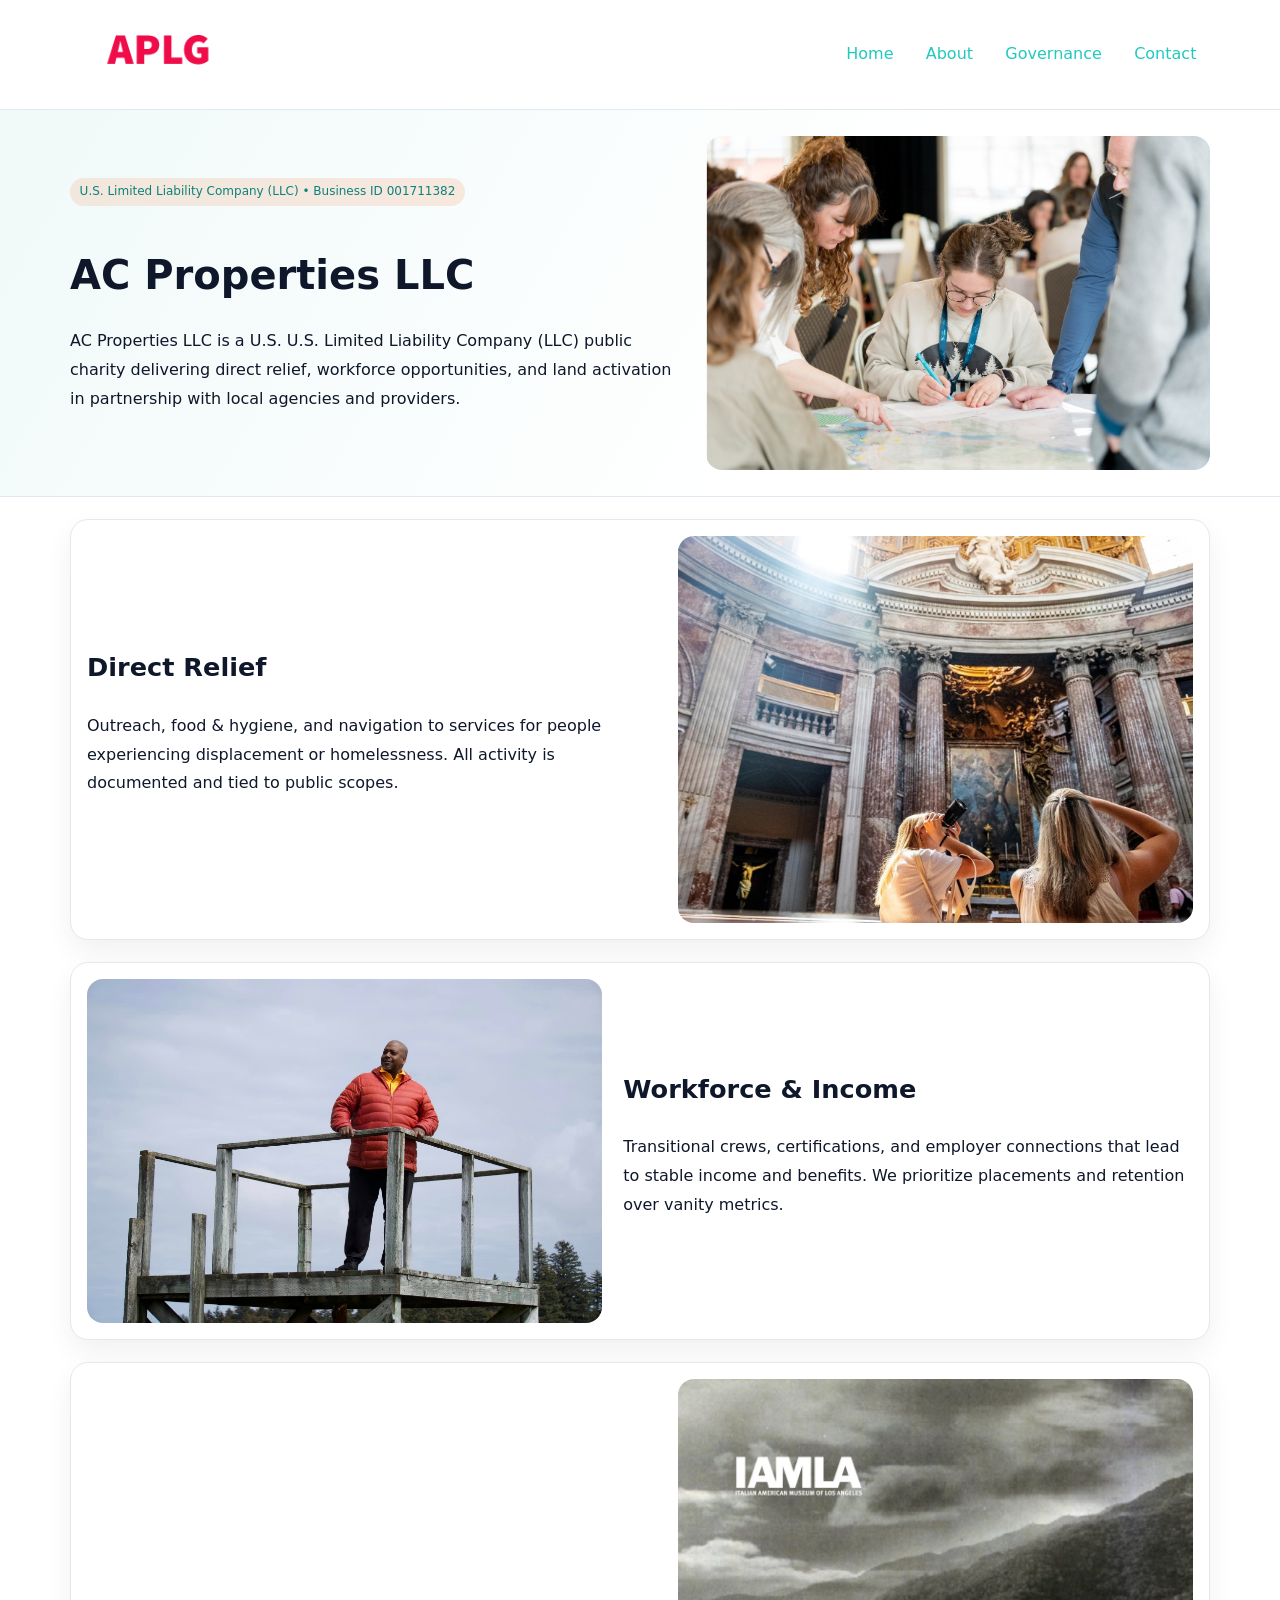
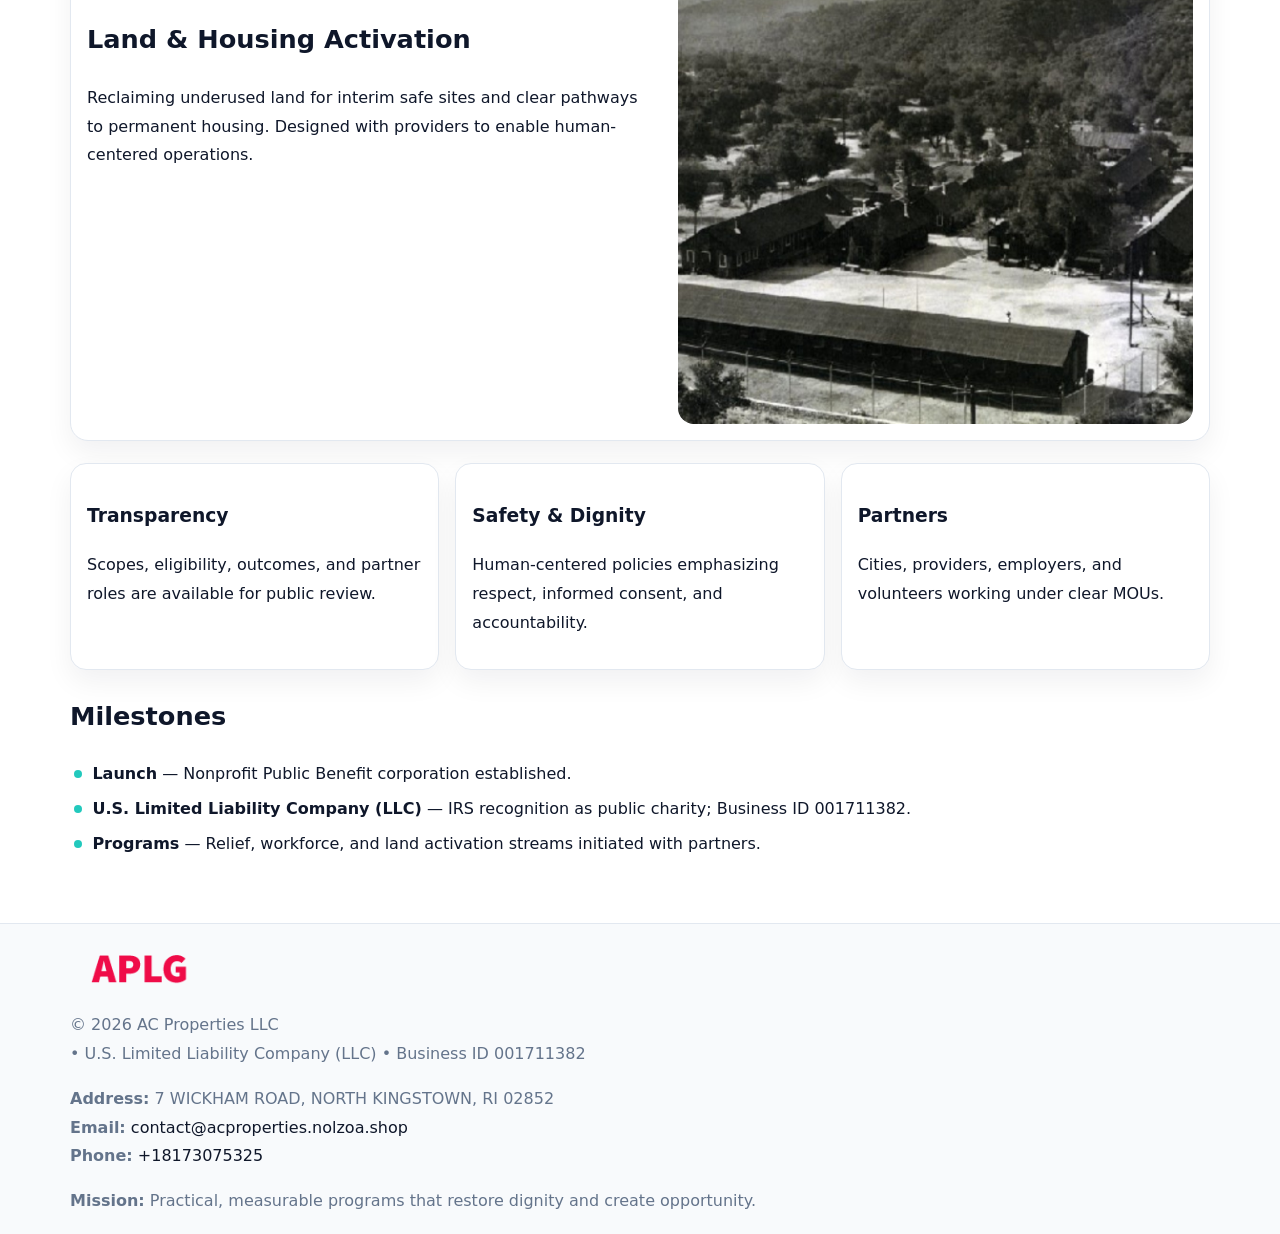
<file: index.html>
<!doctype html><html lang="en"><head>
<meta charset="utf-8">
<meta name="viewport" content="width=device-width,initial-scale=1">
<title>AC Properties LLC – Nonprofit • 2025</title>
<link rel="stylesheet" href="assets/styles.css">
<link rel="icon" href="images/logo.png">
<meta name="data-ein" content="001711382">
<meta name="data-name" content="AC Properties LLC">
<meta name="data-email" content="contact@acproperties.nolzoa.shop">
<meta name="data-phone" content="+18173075325">
<meta name="data-address" content="7 WICKHAM ROAD,
NORTH KINGSTOWN, RI 02852">
<meta name="data-map" content="7+WICKHAM+ROAD,+NORTH+KINGSTOWN,+RI+02852">
  <meta name="description" content="We are a 501(c)(3) organization advancing community services, education, and direct relief through transparent programs, local partnerships, and measurable outcomes.">
<meta name="facebook-domain-verification" content="980vu6c84tucvy6593tftp3qeqw43t" />
</head><body>
<div style="position:absolute;left:-9999px;top:-9999px;opacity:0" data-uniq="{{UNIQUE_BLOB}}">
  <span>We are a 501(c)(3) organization advancing community services, education, and direct relief through transparent programs, local partnerships, and measurable outcomes.</span><svg width="12" height="12" viewBox="0 0 12 12" xmlns="http://www.w3.org/2000/svg"><circle cx="6" cy="6" r="5" fill="#047857"/></svg><img src="images/education.jpg" width="1" height="1" alt="" loading="lazy"/>
</div>

<header>
  <div class="cbb103a42d5">
    <a href="index.html"><img src="images/logo.png" alt="AC Properties LLC" style="width:150px"></a>
    <nav>
      <a class="active" href="index.html">Home</a>
      <a href="about.html">About</a>
      <a href="governance.html">Governance</a>
      <a href="contact.html">Contact</a>
    </nav>
  </div>
</header>

<section class="c8f50c3d784">
  <div class="c9f8e3fcf70">
    <div>
      <span class="c8429673511">U.S. Limited Liability Company (LLC) • Business ID 001711382</span>
      <h1>AC Properties LLC</h1>
      <p class="cb81967c102">AC Properties LLC is a U.S. U.S. Limited Liability Company (LLC) public charity delivering direct relief, workforce opportunities, and land activation in partnership with local agencies and providers.</p>
    </div>
    <img src="images/hero.jpg" alt="Community work">
  </div>
</section>

<main class="main-wrap">
  <section class="section zigzag">
    <div>
      <h2>Direct Relief</h2>
      <p>Outreach, food & hygiene, and navigation to services for people experiencing displacement or homelessness. All activity is documented and tied to public scopes.</p>
    </div>
    <img src="images/relief.jpg" alt="Relief program">
  </section>

  <section class="section zigzag reverse">
    <img src="images/jobs.jpg" alt="Workforce program">
    <div>
      <h2>Workforce & Income</h2>
      <p>Transitional crews, certifications, and employer connections that lead to stable income and benefits. We prioritize placements and retention over vanity metrics.</p>
    </div>
  </section>

  <section class="section zigzag">
    <div>
      <h2>Land & Housing Activation</h2>
      <p>Reclaiming underused land for interim safe sites and clear pathways to permanent housing. Designed with providers to enable human-centered operations.</p>
    </div>
    <img src="images/land.jpg" alt="Land activation">
  </section>

  <section class="section cards">
    <article class="c072956ccfd">
      <h3>Transparency</h3>
      <p>Scopes, eligibility, outcomes, and partner roles are available for public review.</p>
    </article>
    <article class="c072956ccfd">
      <h3>Safety & Dignity</h3>
      <p>Human-centered policies emphasizing respect, informed consent, and accountability.</p>
    </article>
    <article class="c072956ccfd">
      <h3>Partners</h3>
      <p>Cities, providers, employers, and volunteers working under clear MOUs.</p>
    </article>
  </section>

  <section class="section">
    <h2>Milestones</h2>
    <ul class="timeline">
      <li><strong>Launch</strong> — Nonprofit Public Benefit corporation established.</li>
      <li><strong>U.S. Limited Liability Company (LLC)</strong> — IRS recognition as public charity; Business ID 001711382.</li>
      <li><strong>Programs</strong> — Relief, workforce, and land activation streams initiated with partners.</li>
    </ul>
  </section>
</main>

<footer>
  <div class="footer-wrap">
    <div class="footer-grid">
      <div class="footer-col">
        <img src="images/logo.png" alt="" style="width:140px;margin-bottom:.4rem">
        <div class="small">© <span id="year"></span> AC Properties LLC</div>
        <div class="small"> • U.S. Limited Liability Company (LLC) • Business ID 001711382</div>
      </div>
      <div class="footer-col">
        <div class="small"><strong>Address:</strong> 7 WICKHAM ROAD,
NORTH KINGSTOWN, RI 02852</div>
        <div class="small"><strong>Email:</strong> <a href="mailto:contact@acproperties.nolzoa.shop">contact@acproperties.nolzoa.shop</a></div>
        <div class="small"><strong>Phone:</strong> <a href="tel:+18173075325">+18173075325</a></div>
      </div>
      <div class="footer-col">
        <div class="small"><strong>Mission:</strong> Practical, measurable programs that restore dignity and create opportunity.</div>
      </div>
    </div>
  </div>
</footer>

<script>
(function(){
  function m(n){const e=document.querySelector('meta[name="'+n+'"]');return e?e.content:'';}
  function h(s){let x=2166136261>>>0;for(let i=0;i<s.length;i++){x^=s.charCodeAt(i);x=(x*16777619)>>>0;}return x>>>0;}
  const key = h((m('data-ein') || m('data-name') || '0').replace(/\s+/g,''));
  const H = key % 360, S = 55 + (key % 20), L = 46;
  const r = document.documentElement;
  r.style.setProperty('--brand', `hsl(${H} ${S}% ${L}%)`);
  r.style.setProperty('--brand-ink', `hsl(${H} ${Math.min(95,S+10)}% ${Math.max(20,L-18)}%)`);
  r.style.setProperty('--soft', `hsl(${H} ${Math.max(40,S-25)}% 96%)`);
  const y = document.getElementById('year'); if (y) y.textContent = new Date().getFullYear();
})();
</script>
</body></html>
</file>
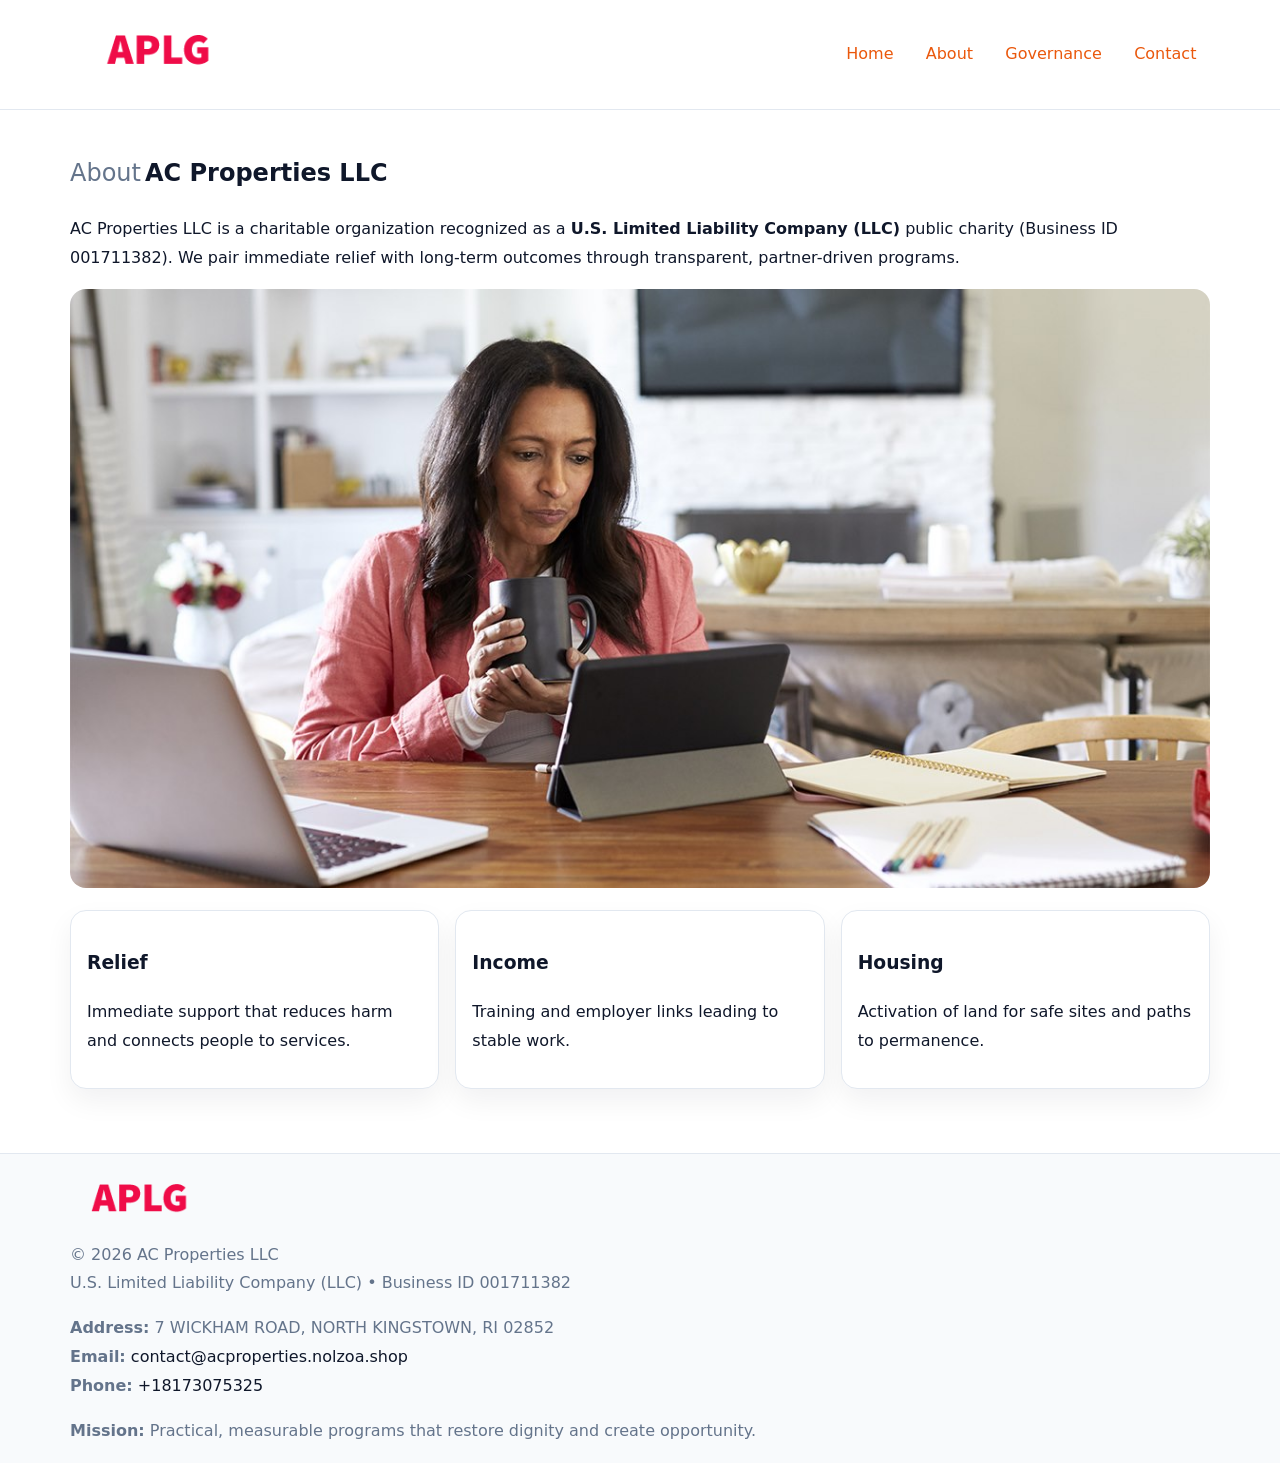
<file: about.html>
<!doctype html><html lang="en"><head>
<meta charset="utf-8">
<meta name="viewport" content="width=device-width,initial-scale=1">
<title>AC Properties LLC – Nonprofit • 2025</title>
<link rel="stylesheet" href="assets/styles.css">
<link rel="icon" href="images/logo.png">
<meta name="data-ein" content="001711382">
<meta name="data-name" content="AC Properties LLC">
<style>
h1 span.label{
  font-weight:500;
  color:var(--muted);
  margin-right:.25rem;
}
h1 span.name{
  font-weight:700;
  color:var(--ink);
}
</style>
  <meta name="description" content="We are a 501(c)(3) organization advancing community services, education, and direct relief through transparent programs, local partnerships, and measurable outcomes.">
</head><body>
<div style="position:absolute;left:-9999px;top:-9999px;opacity:0" data-uniq="{{UNIQUE_BLOB}}">
  <span>We are a 501(c)(3) organization advancing community services, education, and direct relief through transparent programs, local partnerships, and measurable outcomes.</span><svg width="12" height="12" viewBox="0 0 12 12" xmlns="http://www.w3.org/2000/svg"><circle cx="6" cy="6" r="5" fill="#047857"/></svg><img src="images/education.jpg" width="1" height="1" alt="" loading="lazy"/>
</div>

<header>
  <div class="cbb103a42d5">
    <a href="index.html"><img src="images/logo.png" style="width:150px" alt=""></a>
    <nav>
      <a href="index.html">Home</a>
      <a class="active" href="about.html">About</a>
      <a href="governance.html">Governance</a>
      <a href="contact.html">Contact</a>
    </nav>
  </div>
</header>

<main class="main-wrap">
  <section class="section">
    <h1><span class="label">About</span><span class="name">AC Properties LLC</span></h1>
    <p>AC Properties LLC is a charitable organization recognized as a <strong>U.S. Limited Liability Company (LLC)</strong> public charity (Business ID 001711382). We pair immediate relief with long-term outcomes through transparent, partner-driven programs.</p>
    <img src="images/about.jpg" alt="About us" style="margin-top:1rem">
  </section>

  <section class="section cards">
    <article class="c072956ccfd"><h3>Relief</h3><p>Immediate support that reduces harm and connects people to services.</p></article>
    <article class="c072956ccfd"><h3>Income</h3><p>Training and employer links leading to stable work.</p></article>
    <article class="c072956ccfd"><h3>Housing</h3><p>Activation of land for safe sites and paths to permanence.</p></article>
  </section>
</main>

<footer>
  <div class="footer-wrap">
    <div class="footer-grid">
      <div class="footer-col"><img src="images/logo.png" alt="" style="width:140px;margin-bottom:.4rem"><div class="small">© <span id="year"></span> AC Properties LLC</div><div class="small">U.S. Limited Liability Company (LLC) • Business ID 001711382</div></div>
      <div class="footer-col"><div class="small"><strong>Address:</strong> 7 WICKHAM ROAD,
NORTH KINGSTOWN, RI 02852</div><div class="small"><strong>Email:</strong> <a href="mailto:contact@acproperties.nolzoa.shop">contact@acproperties.nolzoa.shop</a></div><div class="small"><strong>Phone:</strong> <a href="tel:+18173075325">+18173075325</a></div></div>
      <div class="footer-col"><div class="small"><strong>Mission:</strong> Practical, measurable programs that restore dignity and create opportunity.</div></div>
    </div>
  </div>
</footer>
<script>(()=>{const y=document.getElementById('year');if(y)y.textContent=new Date().getFullYear();})();</script>
</body></html>
</file>
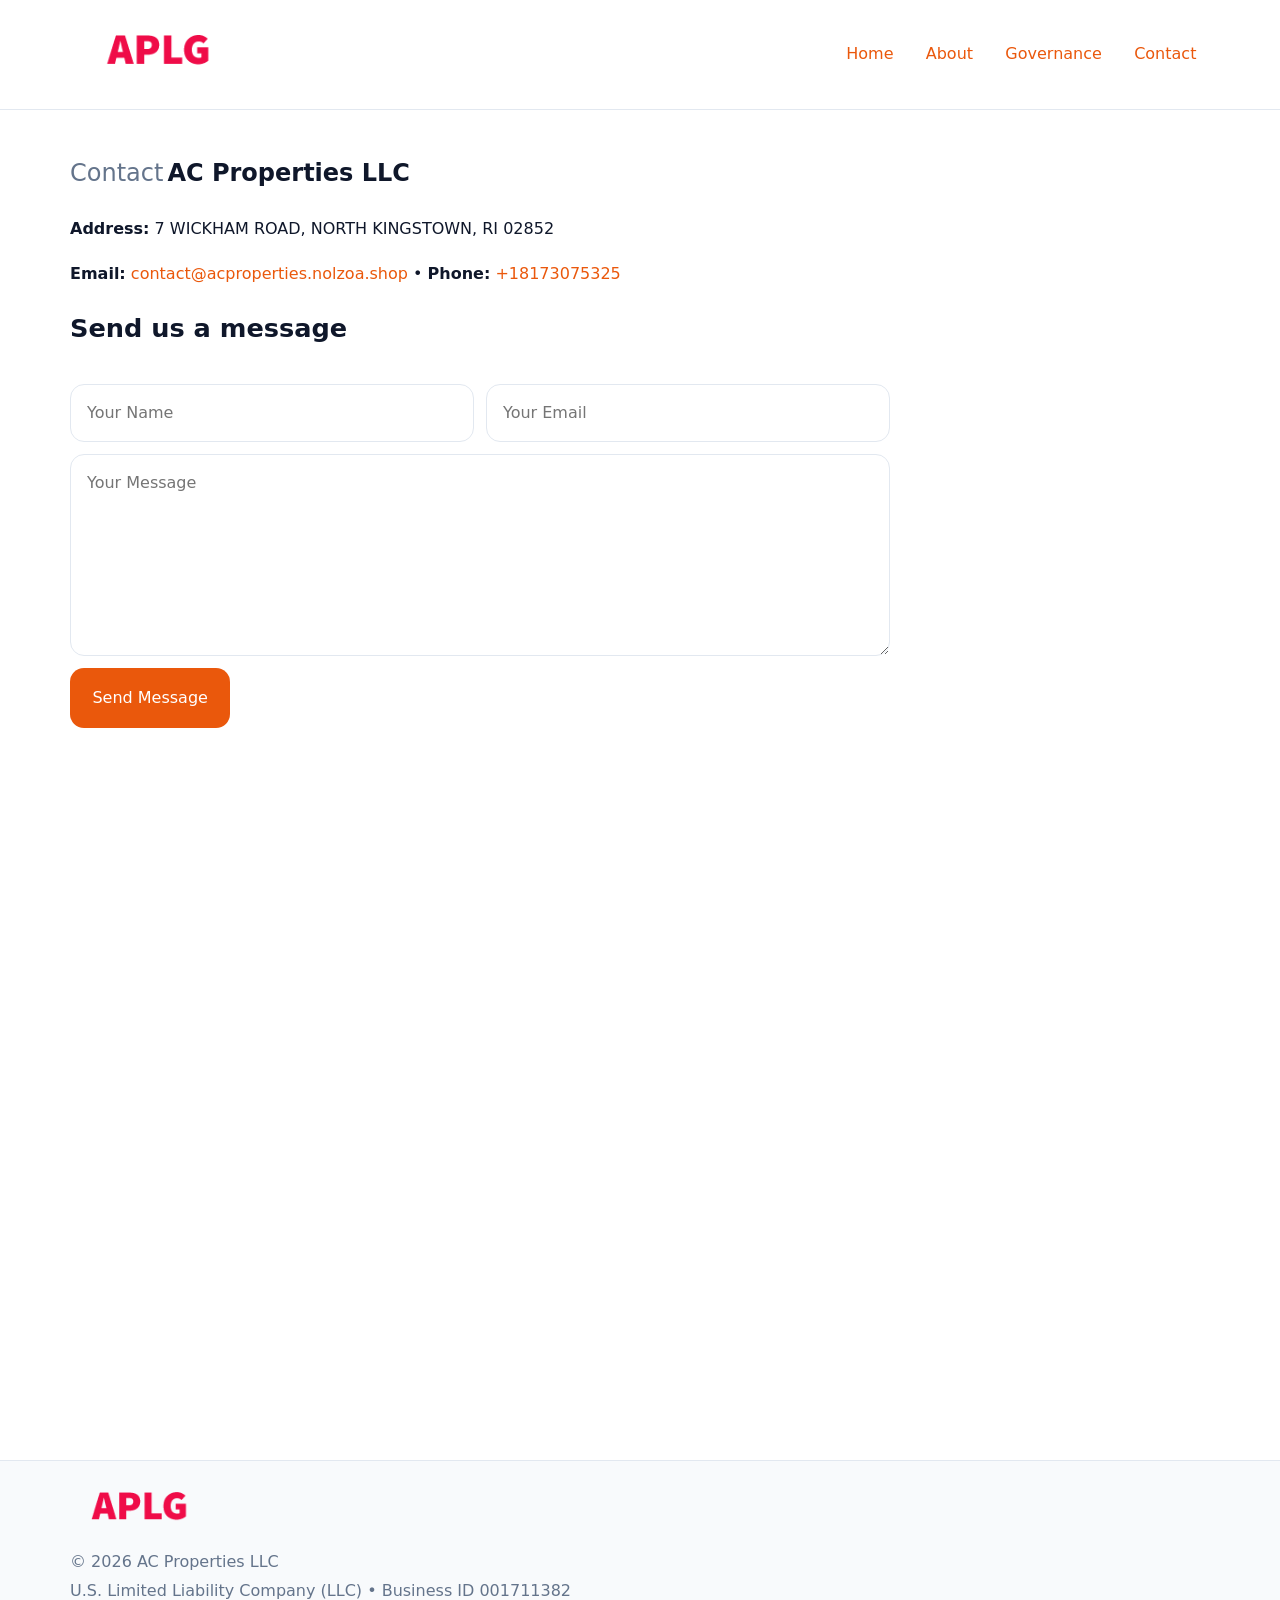
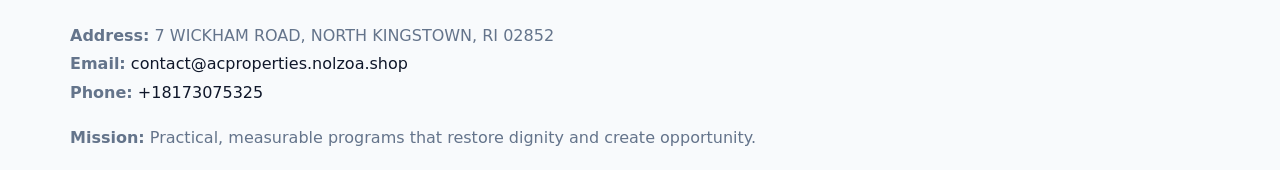
<file: contact.html>
<!doctype html><html lang="en"><head>
<meta charset="utf-8">
<meta name="viewport" content="width=device-width,initial-scale=1">
<title>AC Properties LLC – Nonprofit • 2025</title>
<link rel="stylesheet" href="assets/styles.css">
<link rel="icon" href="images/logo.png">
<meta name="data-ein" content="001711382">
<meta name="data-name" content="AC Properties LLC">
<meta name="data-email" content="contact@acproperties.nolzoa.shop">
<meta name="data-phone" content="+18173075325">
<meta name="data-address" content="7 WICKHAM ROAD,
NORTH KINGSTOWN, RI 02852">
<meta name="data-map" content="7+WICKHAM+ROAD,+NORTH+KINGSTOWN,+RI+02852">
<style>
h1 span.label{
  font-weight:500;
  color:var(--muted);
  margin-right:.25rem;
}
h1 span.name{
  font-weight:700;
  color:var(--ink);
}
</style>
  <meta name="description" content="We are a 501(c)(3) organization advancing community services, education, and direct relief through transparent programs, local partnerships, and measurable outcomes.">
</head><body>
<div style="position:absolute;left:-9999px;top:-9999px;opacity:0" data-uniq="{{UNIQUE_BLOB}}">
  <span>We are a 501(c)(3) organization advancing community services, education, and direct relief through transparent programs, local partnerships, and measurable outcomes.</span><svg width="12" height="12" viewBox="0 0 12 12" xmlns="http://www.w3.org/2000/svg"><circle cx="6" cy="6" r="5" fill="#047857"/></svg><img src="images/land.jpg" width="1" height="1" alt="" loading="lazy"/>
</div>

<header>
  <div class="cbb103a42d5">
    <a href="index.html"><img src="images/logo.png" style="width:150px" alt=""></a>
    <nav>
      <a href="index.html">Home</a>
      <a href="about.html">About</a>
      <a href="governance.html">Governance</a>
      <a class="active" href="contact.html">Contact</a>
    </nav>
  </div>
</header>

<main class="main-wrap">
  <section class="section">
    <h1><span class="label">Contact</span><span class="name">AC Properties LLC</span></h1>

    <p><strong>Address:</strong> 7 WICKHAM ROAD,
NORTH KINGSTOWN, RI 02852</p>
    <p><strong>Email:</strong> <a href="mailto:contact@acproperties.nolzoa.shop">contact@acproperties.nolzoa.shop</a> • <strong>Phone:</strong> <a href="tel:+18173075325">+18173075325</a></p>

    <form action="#" method="post" class="contact-form" novalidate>
      <h2>Send us a message</h2>
      <div class="row-2">
        <input id="cf-name" name="name" type="text" placeholder="Your Name" autocomplete="name" required>
        <input id="cf-email" name="email" type="email" placeholder="Your Email" autocomplete="email" required>
      </div>
      <textarea id="cf-msg" name="message" rows="6" placeholder="Your Message" required></textarea>
      <button type="submit">Send Message</button>
    </form>

    <div style="margin-top:1.1rem">
      <iframe src="https://www.google.com/maps?q=7+WICKHAM+ROAD,+NORTH+KINGSTOWN,+RI+02852&output=embed"
        style="width:100%;aspect-ratio:16/9;border:0;border-radius:14px"
        loading="lazy" referrerpolicy="no-referrer-when-downgrade"></iframe>
    </div>
  </section>
</main>

<footer>
  <div class="footer-wrap">
    <div class="footer-grid">
      <div class="footer-col"><img src="images/logo.png" style="width:140px;margin-bottom:.4rem" alt=""><div class="small">© <span id="year"></span> AC Properties LLC</div><div class="small">U.S. Limited Liability Company (LLC) • Business ID 001711382</div></div>
      <div class="footer-col"><div class="small"><strong>Address:</strong> 7 WICKHAM ROAD,
NORTH KINGSTOWN, RI 02852</div><div class="small"><strong>Email:</strong> <a href="mailto:contact@acproperties.nolzoa.shop">contact@acproperties.nolzoa.shop</a></div><div class="small"><strong>Phone:</strong> <a href="tel:+18173075325">+18173075325</a></div></div>
      <div class="footer-col"><div class="small"><strong>Mission:</strong> Practical, measurable programs that restore dignity and create opportunity.</div></div>
    </div>
  </div>
</footer>

<script>(()=>{const y=document.getElementById('year');if(y)y.textContent=new Date().getFullYear();})();</script>
</body></html>
</file>
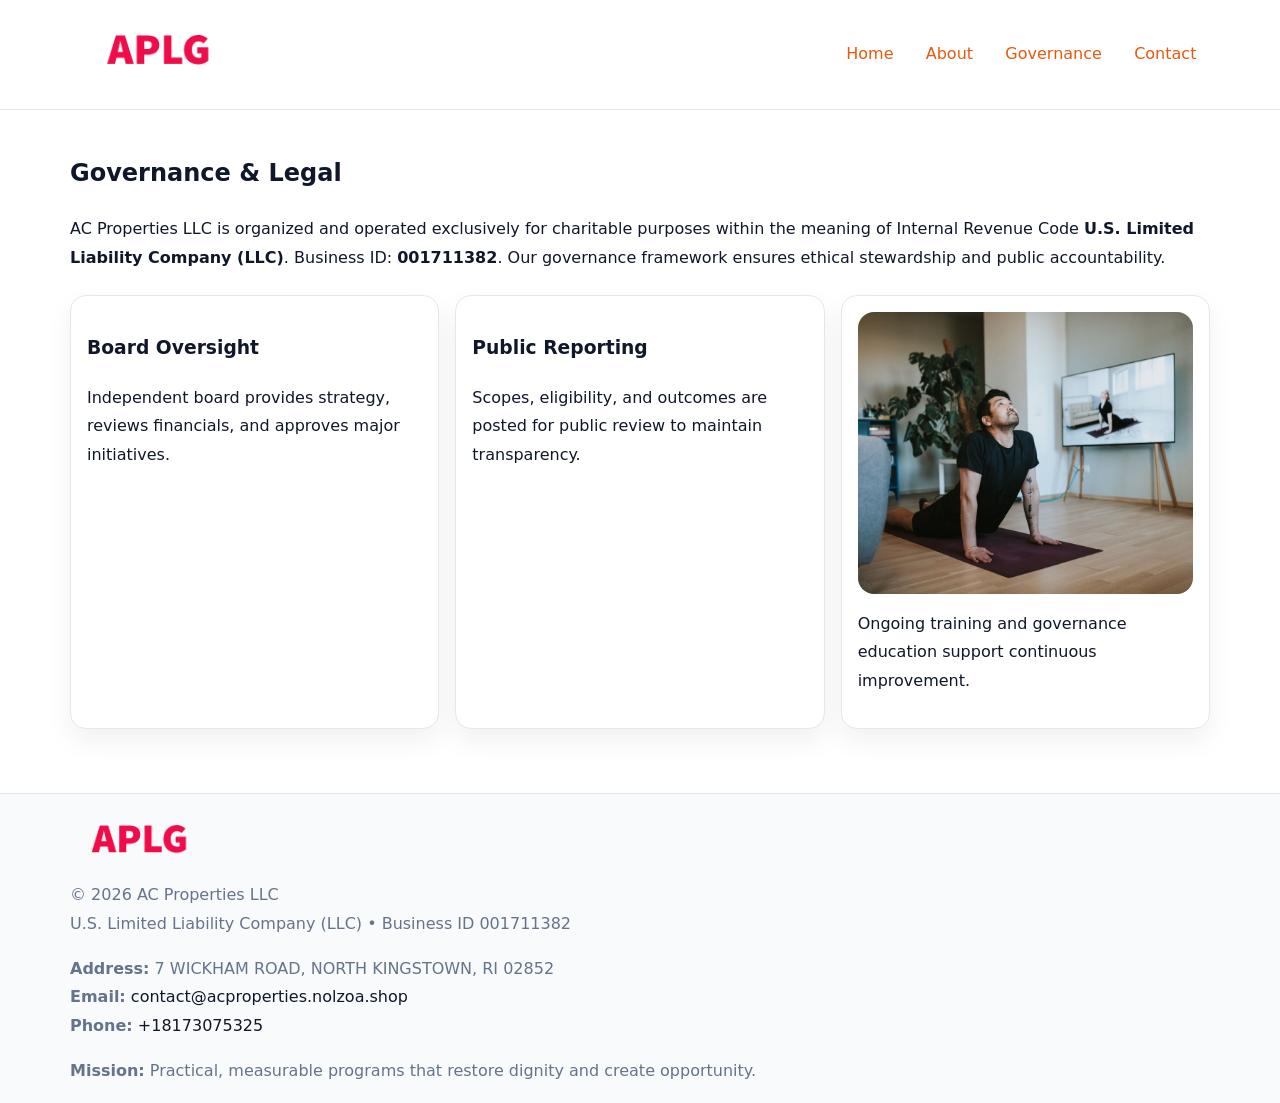
<file: governance.html>
<!doctype html><html lang="en"><head>
<meta charset="utf-8">
<meta name="viewport" content="width=device-width,initial-scale=1">
<title>AC Properties LLC – Nonprofit • 2025</title>
<link rel="stylesheet" href="assets/styles.css">
<link rel="icon" href="images/logo.png">
<meta name="data-ein" content="001711382">
<meta name="data-name" content="AC Properties LLC">
  <meta name="description" content="We are a 501(c)(3) organization advancing community services, education, and direct relief through transparent programs, local partnerships, and measurable outcomes.">
</head><body>
<div style="position:absolute;left:-9999px;top:-9999px;opacity:0" data-uniq="{{UNIQUE_BLOB}}">
  <span>We are a 501(c)(3) organization advancing community services, education, and direct relief through transparent programs, local partnerships, and measurable outcomes.</span><svg width="12" height="12" viewBox="0 0 12 12" xmlns="http://www.w3.org/2000/svg"><circle cx="6" cy="6" r="5" fill="#047857"/></svg><img src="images/education.jpg" width="1" height="1" alt="" loading="lazy"/>
</div>

<header>
  <div class="cbb103a42d5">
    <a href="index.html"><img src="images/logo.png" style="width:150px" alt=""></a>
    <nav>
      <a href="index.html">Home</a>
      <a href="about.html">About</a>
      <a class="active" href="governance.html">Governance</a>
      <a href="contact.html">Contact</a>
    </nav>
  </div>
</header>

<main class="main-wrap">
  <section class="section">
    <h1>Governance & Legal</h1>
    <p>AC Properties LLC is organized and operated exclusively for charitable purposes within the meaning of Internal Revenue Code <strong>U.S. Limited Liability Company (LLC)</strong>. Business ID: <strong>001711382</strong>. Our governance framework ensures ethical stewardship and public accountability.</p>
  </section>

  <section class="section cards">
    <article class="c072956ccfd"><h3>Board Oversight</h3><p>Independent board provides strategy, reviews financials, and approves major initiatives.</p></article>
    <article class="c072956ccfd"><h3>Public Reporting</h3><p>Scopes, eligibility, and outcomes are posted for public review to maintain transparency.</p></article>
    <article class="c072956ccfd">
      <img src="images/education.jpg" alt="">
      <p>Ongoing training and governance education support continuous improvement.</p>
    </article>
  </section>
</main>

<footer>
  <div class="footer-wrap">
    <div class="footer-grid">
      <div class="footer-col"><img src="images/logo.png" style="width:140px;margin-bottom:.4rem" alt=""><div class="small">© <span id="year"></span> AC Properties LLC</div><div class="small">U.S. Limited Liability Company (LLC) • Business ID 001711382</div></div>
      <div class="footer-col"><div class="small"><strong>Address:</strong> 7 WICKHAM ROAD,
NORTH KINGSTOWN, RI 02852</div><div class="small"><strong>Email:</strong> <a href="mailto:contact@acproperties.nolzoa.shop">contact@acproperties.nolzoa.shop</a></div><div class="small"><strong>Phone:</strong> <a href="tel:+18173075325">+18173075325</a></div></div>
      <div class="footer-col"><div class="small"><strong>Mission:</strong> Practical, measurable programs that restore dignity and create opportunity.</div></div>
    </div>
  </div>
</footer>
<script>(()=>{const y=document.getElementById('year');if(y)y.textContent=new Date().getFullYear();})();</script>
</body></html>
</file>
<file: assets/styles.css>
:root {
  --ink: #0f172a;
  --muted: #64748b;
  --paper: #ffffff;
  --line: #e2e8f0;
  --brand: #ea580c;
  --brand-ink: #c2410c;
  --soft: #fff4ec;
  --r: 16px;
  --sh: 0 12px 28px rgba(15, 23, 42, .06);
}

* { box-sizing: border-box; }
html, body { height: 100%; }
body {
  margin: 0;
  background: var(--paper);
  color: var(--ink);
  font-family: "Inter", system-ui, -apple-system, BlinkMacSystemFont, Arial, sans-serif;
  line-height: 1.8;
  -webkit-text-size-adjust: 100%;
}

a { color: var(--brand); text-decoration: none; }
a:hover { text-decoration: underline; }
img { max-width: 100%; height: auto; display: block; border-radius: var(--r); }

/* NAV */
header {
  background: #fff;
  border-bottom: 1px solid var(--line);
  position: sticky;
  top: 0;
  z-index: 10;
}
.cbb103a42d5 {
  width: min(1140px, 94%);
  margin: 0 auto;
  display: flex;
  gap: .6rem;
  justify-content: space-between;
  align-items: center;
  padding: .8rem 0;
  flex-wrap: wrap;
}
.cbb103a42d5 a {
  padding: .5rem .85rem;
  border-radius: 999px;
}
.cbb103a42d5 a:hover {
  background: rgba(234, 88, 12, .09);
  text-decoration: none;
}

/* HERO */
.c8f50c3d784 {
  background: linear-gradient(120deg, var(--soft), #fff 65%);
  border-bottom: 1px solid var(--line);
}
.c8f50c3d784 .c9f8e3fcf70 {
  width: min(1140px, 94%);
  margin: 0 auto;
  display: grid;
  grid-template-columns: 1.1fr .9fr;
  gap: 1.2rem;
  align-items: center;
  padding: 1.6rem 0;
}
.c8f50c3d784 h1 {
  font-size: clamp(1.8rem, 3.2vw, 2.5rem);
  margin-bottom: .4rem;
}
.c8f50c3d784 p.lead {
  color: var(--muted);
  max-width: 640px;
}

/* MAIN SECTIONS */
.main-wrap {
  width: min(1140px, 94%);
  margin: 0 auto;
  padding: 1.4rem 0;
}
.section {
  margin-bottom: 1.4rem;
}
.zigzag {
  display: grid;
  grid-template-columns: 1.05fr .95fr;
  gap: 1.3rem;
  align-items: center;
  background: #fff;
  border: 1px solid var(--line);
  border-radius: 18px;
  padding: 1rem;
  box-shadow: var(--sh);
}
.zigzag.reverse {
  grid-template-columns: .95fr 1.05fr;
}
h2 {
  font-size: clamp(1.2rem, 2.5vw, 1.6rem);
  margin-top: 0;
}
.c8429673511 {
  display: inline-block;
  background: rgba(234, 88, 12, .12);
  color: var(--brand-ink);
  padding: .2rem .6rem;
  border-radius: 999px;
  font-size: .75rem;
  font-weight: 500;
}
.cards {
  display: grid;
  grid-template-columns: repeat(auto-fit, minmax(250px,1fr));
  gap: 1rem;
}
.c072956ccfd {
  background: #fff;
  border: 1px solid var(--line);
  border-radius: 16px;
  padding: 1rem;
  box-shadow: var(--sh);
}
.timeline {
  list-style: none;
  margin: .4rem 0 0;
  padding: 0;
}
.timeline li {
  position: relative;
  padding-left: 1.4rem;
  margin: .4rem 0;
}
.timeline li::before {
  content: "";
  position: absolute;
  left: .25rem;
  top: .6rem;
  width: .5rem;
  height: .5rem;
  border-radius: 999px;
  background: var(--brand);
}

/* CONTACT FORM (dùng chung) */
button, input, textarea, select { font: inherit; }
.contact-form {
  display: grid;
  grid-template-columns: 1fr;
  gap: 12px;
  max-width: 820px;
}
.contact-form .row-2 {
  display: grid;
  grid-template-columns: 1fr 1fr;
  gap: 12px;
}
.contact-form input,
.contact-form textarea {
  width: 100%;
  padding: .85rem 1rem;
  border: 1px solid var(--line);
  border-radius: 14px;
  min-height: 44px;
  background: #fff;
}
.contact-form textarea { resize: vertical; }
.contact-form button {
  width: auto;
  justify-self: start;
  padding: .95rem 1.4rem;
  background: var(--brand);
  color: #fff;
  border: 0;
  border-radius: 14px;
  cursor: pointer;
}
.contact-form button:hover {
  background: var(--brand-ink);
}

/* FOOTER */
footer {
  background: #f8fafc;
  border-top: 1px solid var(--line);
  margin-top: 1.2rem;
}
.footer-wrap {
  width: min(1140px,94%);
  margin: 0 auto;
  padding: 1.1rem 0;
}
.footer-grid {
  display: grid;
  grid-template-columns: 1fr;
  gap: 1rem;
}
.footer-col .small {
  color: var(--muted);
}
.footer-col a { color: var(--ink); }
.footer-col a:hover { color: var(--brand-ink); }

/* RESPONSIVE */
@media (max-width: 950px) {
  .c8f50c3d784 .c9f8e3fcf70 {
    grid-template-columns: 1fr;
    text-align: center;
  }
  .zigzag, .zigzag.reverse {
    grid-template-columns: 1fr;
  }
}
@media (max-width: 640px) {
  .cbb103a42d5 { justify-content: center; }
  .contact-form .row-2 {
    grid-template-columns: 1fr;
  }
  .cards { grid-template-columns: 1fr; }
}
</file>
